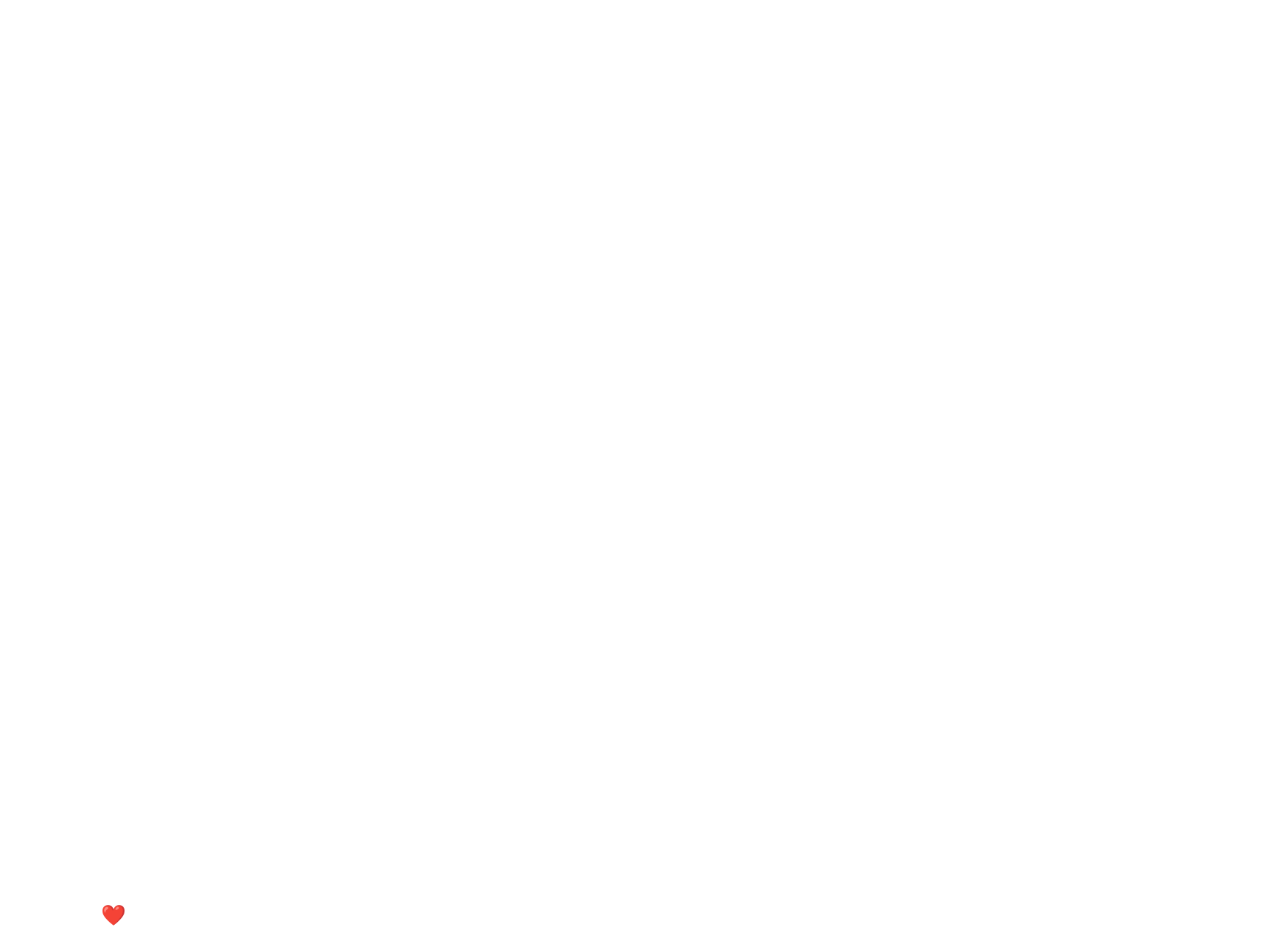
<file: Mooni/index.html>
<!DOCTYPE html>
<html lang="en" >
<head>
  <meta charset="UTF-8">
  <title>CodePen - Hi Mooni</title>
  <link rel='stylesheet' href='https://pro.fontawesome.com/releases/v5.5.0/css/all.css'>
<link rel='stylesheet' href='tacosontitan-1.1.css'>
<link rel='stylesheet' href='https://stackpath.bootstrapcdn.com/bootstrap/5.0.0-alpha1/css/bootstrap.min.css'><link rel="stylesheet" href="./style.css">

</head>
<body>
<!-- partial:index.partial.html -->
<div id="primary-content" class="centered-pen">
	<h1 class="display-3">Hi Mooni :)</h1>
	<p class="lead">personal assistant with an outstanding personality! like chatbot</p>
	<div class="personal-assistant">
		<div id="mooni" class="mooni" onclick="activatemooni();">
			<div class="eyes">
				<div class="eye left"></div>
				<div class="eye right"></div>
			</div>
		</div>
		<div class="platform"></div>
		<ul class="command-list">
			<li><i class="far fa-clouds" onclick="getWeather();"></i></li>
			<li><i class="far fa-clock" onclick="getTime();"></i></li>
			<li><i class="far fa-calendar-alt" onclick="getDate();"></i></li>
			<li><i class="far fa-grin-squint-tears" onclick="tellJoke();"></i></li>
			<li><i class="far fa-search" onclick="searchGoogle();"></i></li>
			<li><i class="far fa-lightbulb-on" onclick="showInspiration();"></i></li>
			<p class="hey-mooni lead"></p>
		</ul>
	</div>
	<div id="response-frame" class="response-frame">
		<p id="response-message" class="lead"></p>
		<i class="fas fa-times" onclick="closeResponse();"></i>
	</div>
</div>
<!-- partial -->
  <script src='tacosontitan-1.1.js'></script>
<script src='https://cdn.jsdelivr.net/npm/popper.js@1.16.0/dist/umd/popper.min.js'></script>
<script src='https://stackpath.bootstrapcdn.com/bootstrap/5.0.0-alpha1/js/bootstrap.min.js'></script><script  src="./script.js"></script>

<p class="lead">Made with ❤️ (happy coding)</p>
</body>
</html>
</file>
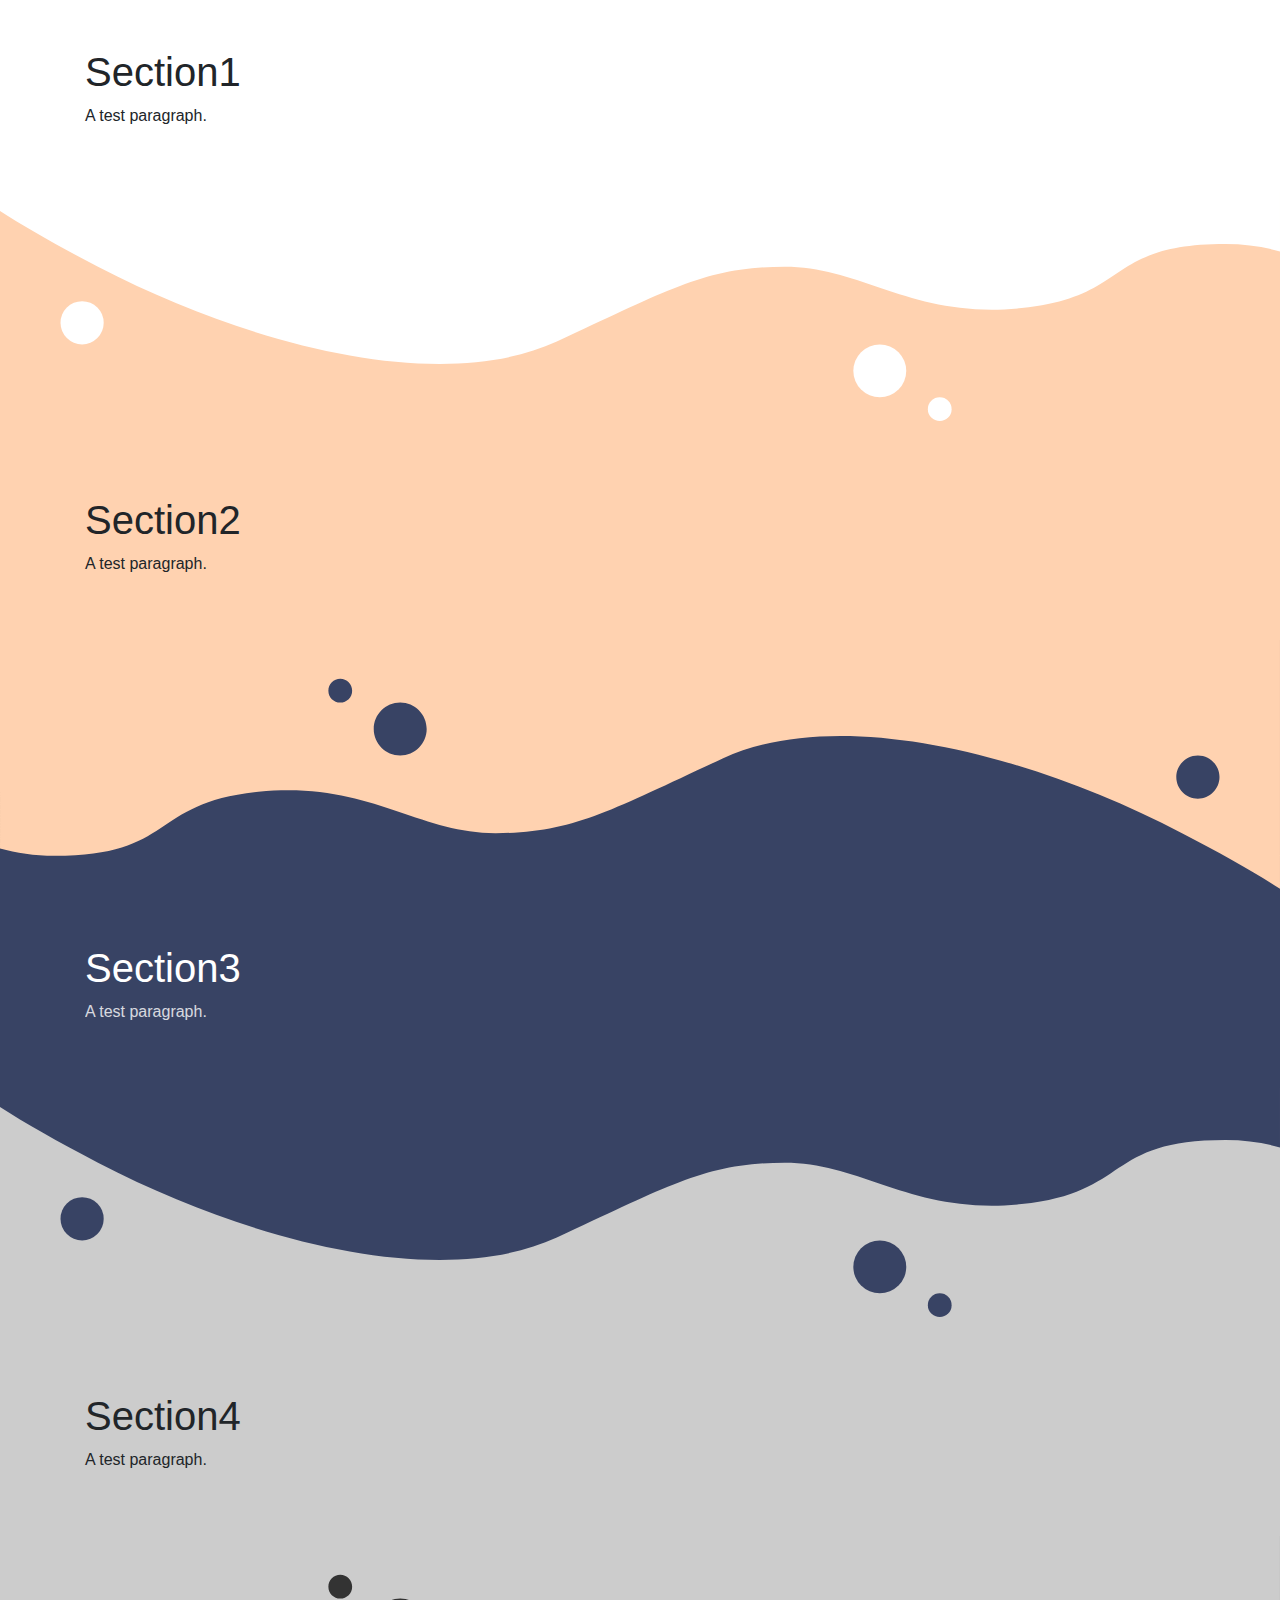
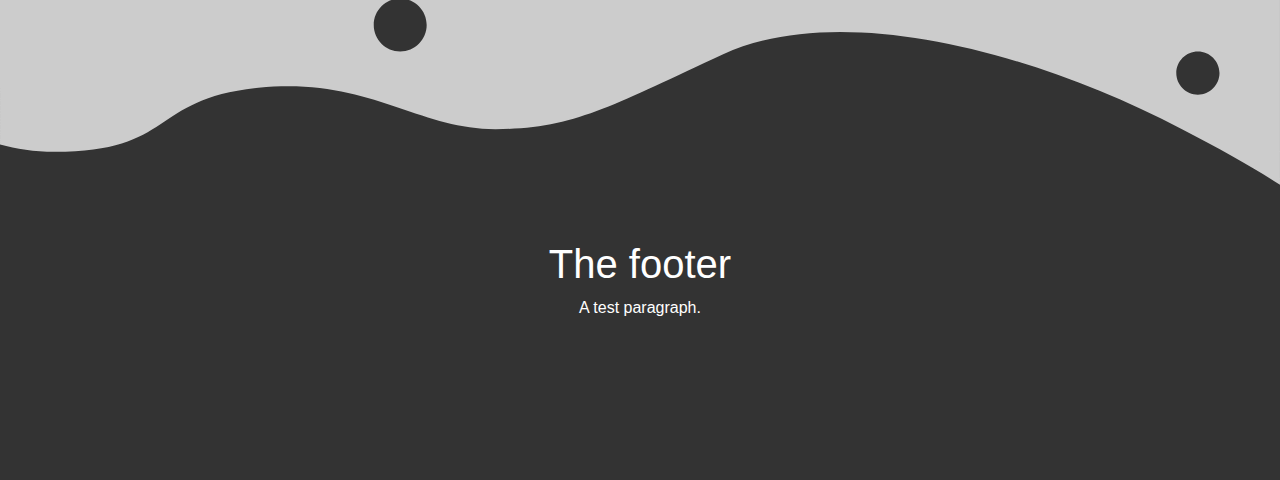
<file: svg-test/index.html>
<!DOCTYPE html>
<html lang="en" >
<head>
  <meta charset="UTF-8">
  <title>CodePen - SVG test</title>
  <link rel='stylesheet' href='https://cdnjs.cloudflare.com/ajax/libs/twitter-bootstrap/4.0.0-beta.2/css/bootstrap.css'><link rel="stylesheet" href="./style.css">

</head>
<body>
<!-- partial:index.partial.html -->
<section class="py-5 section-bubble1">
  <div class="container">
    <h1>
      Section1
    </h1>
    <p>
      A test paragraph.
    </p>
  </div>
</section>
<section class="py-5 section-bubble2">
  <div class="container">
    <h1>
      Section2
    </h1>
    <p>
      A test paragraph.
    </p>
  </div>
</section>
<section class="py-5 section-bubble3">
  <div class="container">
    <h1>
      Section3
    </h1>
    <p>
      A test paragraph.
    </p>
  </div>
</section>
<section class="py-5 section-bubble4">
  <div class="container">
    <h1>
      Section4
    </h1>
    <p>
      A test paragraph.
    </p>
  </div>
</section>
<section class="py-5 section-bubble5">
  <div class="container">
    <h1>
      The footer
    </h1>
    <p>
      A test paragraph.
    </p>
    <br /><br /><br /><br />
  </div>
</section>
<!-- partial -->
  
</body>
</html>
</file>
<file: Mooni/tacosontitan-1.1.css>
@import "https://fonts.googleapis.com/css2?family=News+Cycle&family=Open+Sans+Condensed:wght@300&family=Poiret+One&family=Quicksand&display=swap";:root{--color-white: #f5f5f5;--color-gray: #191a2c;--color-midnight: #19284f;--color-blue: #1261d1;--color-aqua: #05d9e8;--color-green: #20c997;--color-yellow: #defe47;--color-orange: #ff6e27;--color-purple: #af43be;--color-pink: #ff577d;--color-red: #f33;--color-error: #ff2a6d;--color-warning: #ffcc02;--color-success: #65dc98;--font-default: "News Cycle", sans-serif;--font-heading: "Quicksand", cursive;--font-description: "Open Sans Condensed", sans-serif;--font-poiret: "Poiret One", cursive}.light-theme{--color-bg: #f5f5f5;--color-control-bg: #ffffff;--color-control-accent-bg: #dcdcdc;--color-control-focus-bg: #ffffff;--color-text: #191a2c;--color-badge: #191a2c;--color-badge-text: #f5f5f5}.dark-theme{--color-bg: #191a2c;--color-control-bg: #303041;--color-control-accent-bg: #474756;--color-control-focus-bg: #5e5e6b;--color-text: #f5f5f5;--color-badge: #f5f5f5;--color-badge-text: #303041}*{transition:.25s all linear;user-select:none}html,body{margin:0;height:100%}.centered-pen{display:flex;align-items:center;justify-content:center;flex-direction:column;height:100%;padding:10px;text-align:center;overflow-y:auto}.toggle>input[type=checkbox]{display:none}.toggle>label{cursor:pointer;position:relative;width:100px;height:35px;background-color:var(--color-control-bg);border-radius:30px;box-shadow:0 0 3px rgba(0,0,0,.5) inset}.toggle>label::after{content:"ðŸŒ¯";font-size:25px;line-height:35px;position:absolute;top:-2px;left:5px;transition:.25s left linear}.toggle>input[type=checkbox]:checked+label{background-color:var(--color-success)}.toggle>input[type=checkbox]:checked+label::after{content:"ðŸŒ®";left:62px}.taco-signature{position:fixed;top:5px;left:50%;transform:translate(-50%);line-height:30px;background-color:#fff;padding:5px 10px;border-radius:25px;box-shadow:0 0 5px rgba(0,0,0,.25);font-weight:700;font-size:18px}.theme-changer{position:absolute;top:0;left:0;width:100%;height:100%;z-index:1000;display:none;align-items:center;justify-content:center;flex-direction:column}.theme-changer.active{display:flex}.theme-changer .choice{animation:bounce 2s infinite}body.dark-theme .theme-changer{background-color:#191a2c;color:#f5f5f5}body.light-theme .theme-changer{background-color:#f5f5f5;color:#191a2c}@keyframes bounce{0%,20%,50%,80%,100%{transform:translateY(0)}40%{transform:translateY(-30px)}60%{transform:translateY(-15px)}}.display-1,.display-2,.badge{background-color:var(--color-badge);color:var(--color-badge-text)}.input-group-text{background-color:var(--color-control-accent-bg);color:var(--color-text);border-color:var(--color-control-accent-bg)}.form-control,.form-select{background-color:var(--color-control-bg);color:var(--color-text);border-color:var(--color-control-accent-bg)}.form-control:focus{background-color:var(--color-control-focus-bg);color:var(--color-text)}.grid{display:grid;border-radius:5px;grid-gap:5px}.grid div{display:flex;align-items:center;justify-content:center}.gw-1{grid-template-columns:repeat(1,100%)}.gw-2{grid-template-columns:repeat(2,calc(100%/2))}.gw-3{grid-template-columns:repeat(3,calc(100%/3))}.gw-4{grid-template-columns:repeat(4,calc(100%/4))}.gw-5{grid-template-columns:repeat(5,calc(100%/5))}.gw-6{grid-template-columns:repeat(6,calc(100%/6))}.gw-7{grid-template-columns:repeat(7,calc(100%/7))}.gw-8{grid-template-columns:repeat(8,calc(100%/8))}.gw-9{grid-template-columns:repeat(9,calc(100%/9))}.gw-10{grid-template-columns:repeat(10,calc(100%/10))}.gw-11{grid-template-columns:repeat(11,calc(100%/11))}.gw-12{grid-template-columns:repeat(12,calc(100%/12))}.gw-13{grid-template-columns:repeat(13,calc(100%/13))}.gw-14{grid-template-columns:repeat(14,calc(100%/14))}.gw-15{grid-template-columns:repeat(15,calc(100%/15))}.gw-16{grid-template-columns:repeat(16,calc(100%/16))}.gw-17{grid-template-columns:repeat(17,calc(100%/17))}.gw-18{grid-template-columns:repeat(18,calc(100%/18))}.gw-19{grid-template-columns:repeat(19,calc(100%/19))}.gw-20{grid-template-columns:repeat(20,calc(100%/20))}.gh-1{grid-template-rows:repeat(1,100%)}.gh-2{grid-template-rows:repeat(2,calc(100%/2))}.gh-3{grid-template-rows:repeat(3,calc(100%/3))}.gh-4{grid-template-rows:repeat(4,calc(100%/4))}.gh-5{grid-template-rows:repeat(5,calc(100%/5))}.gh-6{grid-template-rows:repeat(6,calc(100%/6))}.gh-7{grid-template-rows:repeat(7,calc(100%/7))}.gh-8{grid-template-rows:repeat(8,calc(100%/8))}.gh-9{grid-template-rows:repeat(9,calc(100%/9))}.gh-10{grid-template-rows:repeat(10,calc(100%/10))}.gh-11{grid-template-rows:repeat(11,calc(100%/11))}.gh-12{grid-template-rows:repeat(12,calc(100%/12))}.gh-13{grid-template-rows:repeat(13,calc(100%/13))}.gh-14{grid-template-rows:repeat(14,calc(100%/14))}.gh-15{grid-template-rows:repeat(15,calc(100%/15))}.gh-16{grid-template-rows:repeat(16,calc(100%/16))}.gh-17{grid-template-rows:repeat(17,calc(100%/17))}.gh-18{grid-template-rows:repeat(18,calc(100%/18))}.gh-19{grid-template-rows:repeat(19,calc(100%/19))}.gh-20{grid-template-rows:repeat(20,calc(100%/20))}.grid div:nth-child(1){border-top-left-radius:5px}.gw-2 div:nth-child(2),.gw-3 div:nth-child(3),.gw-4 div:nth-child(4),.gw-5 div:nth-child(5),.gw-6 div:nth-child(6),.gw-7 div:nth-child(7),.gw-8 div:nth-child(8),.gw-9 div:nth-child(9),.gw-10 div:nth-child(10),.gw-11 div:nth-child(11),.gw-12 div:nth-child(12),.gw-13 div:nth-child(13),.gw-14 div:nth-child(14),.gw-15 div:nth-child(15){border-top-right-radius:5px}.gh-2 div:nth-child(3),.gh-3 div:nth-child(7),.gh-4 div:nth-child(13),.gh-5 div:nth-child(21),.gh-6 div:nth-child(31),.gh-7 div:nth-child(43),.gh-8 div:nth-child(57),.gh-9 div:nth-child(73),.gh-10 div:nth-child(91),.gh-11 div:nth-child(111),.gh-12 div:nth-child(133),.gh-13 div:nth-child(157),.gh-14 div:nth-child(183),.gh-15 div:nth-child(211){border-bottom-left-radius:5px}.gw-2 div:nth-child(4),.gw-3 div:nth-child(9),.gw-4 div:nth-child(16),.gw-5 div:nth-child(25),.gw-6 div:nth-child(36),.gw-7 div:nth-child(49),.gw-8 div:nth-child(64),.gw-9 div:nth-child(81),.gw-10 div:nth-child(100),.gw-11 div:nth-child(121),.gw-12 div:nth-child(144),.gw-13 div:nth-child(169),.gw-14 div:nth-child(196),.gw-15 div:nth-child(225){border-bottom-right-radius:5px}
</file>
<file: Mooni/style.css>
@import url('https://fonts.googleapis.com/css2?family=Fruktur&display=swap');
/* mooni */
.personal-assistant {
	position: relative;
	margin-top: 100px;
	display: flex;
	align-items: center;
	justify-content: center;
	flex-direction: column;
	width: 100%;
}
.mooni {
	position: absolute;
	bottom: 50px;
	width: 110px;
	height: 95px;
	border-radius: 45%;
	border: 3px solid #fff;
	box-shadow: 0 0 5px rgba(255, 255, 255, 0.5);
	animation: breathe-and-jump 3s linear infinite;
	cursor: pointer;
	z-index: 1;
}
.mooni::before {
	content: '';
	position: absolute;
	top: -1px;
	left: -1px;
	width: calc(100% + 3px);
	height: calc(100% + 2px);
	background-color: #18c;
	background: linear-gradient(to bottom, #5fc, #1a8);
	background: -webkit-linear-gradient(to bottom, #5cf, #18c);
	border-radius: 45%;
	opacity: 0;
	transition: 0.3s linear all;
}
.mooni > .eyes { position: relative; }
.mooni > .eyes > .eye {
	position: absolute;
	top: 20px;
	width: 20px;
	height: 25px;
	border-radius: 15px;
	background-color: #fff;
	box-shadow: 0 0 7px rgba(255, 255, 255, 0.5);
	animation: blink 5s linear infinite;
}
.mooni > .eyes > .eye.left { left: 25%; }
.mooni > .eyes > .eye.right { right: 25%; }

/* Platforms */
.platform {
	transform: rotateX(70deg);
	width: 100px;
	height: 100px;
	box-shadow: 0 0 100px #fff,
		         0 0 15px #fff inset;
	animation: jump-pulse 3s linear infinite;
}
.platform,
.command-list > li::before {
	border-radius: 50%;
	transition: 0.2s linear all;
}
.command-list > li::before {
	content: '';
	position: absolute;
	bottom: -35px;
	left: 50%;
	width: 65px;
	height: 65px;
	transform: translate(-50%) rotateX(70deg);
	box-shadow: 0 0 50px #fff,
		         0 0 15px #fff inset;
}

/* Hover */
.mooni:not(.active):hover {
	animation: shake-to-alert 0.5s linear;
	height: 105px;
	transform: translateY(-4px);
}
.mooni:not(.active):hover,
.mooni:not(.active):hover > .eyes > .eye {
	border-color: #fc5;
	box-shadow: 0 0 5px #fc5;
}
.mooni:not(.active):hover + .platform {
	box-shadow: 0 0 100px #fc5,
		         0 0 15px #fc5 inset;
	animation: shake-pulse 0.5s linear;
}

/* Awaiting Command */
.mooni.active { animation: bounce-then-breathe 5s linear infinite; }
.mooni.active::before { opacity: 1; }
.mooni.active,
.mooni.active > .eyes > .eye {
	border-color: #5fc;
	box-shadow: 0 0 5px #5fc;
}
.mooni.active + .platform {
	box-shadow: 0 0 100px #5fc,
		         0 0 25px #5fc inset;
	animation: bounce-pulse 5s linear;
}

/* Deactivation */
.mooni.inactive {
	animation: deactivate 0.75s linear,
				  breathe-and-jump 3s linear infinite;
}
.mooni.inactive + .platform {
	animation: deactivate-platform 0.75s linear;
}

/* Command List */
.command-list {
	position: absolute;
	bottom: 35px;
	list-style-type: none;
	padding: 0;
	margin: 0;
	width: 100%;
	z-index: 0;
}
.command-list > li {
	display: none;
	width: 45px;
	height: 45px;
	line-height: 37px;
	font-size: 25px;
	border-radius: 50%;
	border: 2px solid #fff;
	box-shadow: 0 0 5px #fff;
	margin: 10px 12px;
	cursor: pointer;
	opacity: 0;
}
.mooni.active ~ .command-list > li {
	display: inline-block;
	animation: fade-in 1s linear forwards;
}
.command-list > li:hover {
	border-color: #5cf;
	box-shadow: 0 0 5px #5cf;
}
.command-list > li:hover::before {
	box-shadow: 0 0 50px #5cf,
		         0 0 15px #5cf inset;
}
.command-list > li:hover > i { color: #5cf; }
.command-list > li:nth-child(1) { transform: translateX(100px) translateY(45px); }
.command-list > li:nth-child(1):hover ~ .hey-mooni::after { content: "Hey mooni, how's the weather?"; }
.command-list > li:nth-child(2) { transform: translateX(-15px) translateY(-15px); }
.command-list > li:nth-child(2):hover ~ .hey-mooni::after { content: "Hey mooni, what time is it?"; }
.command-list > li:nth-child(3) { transform: translateX(-35px) translateY(-55px); }
.command-list > li:nth-child(3):hover ~ .hey-mooni::after { content: "Hey mooni, what's today?"; }
.command-list > li:nth-child(4) { transform: translateX(35px) translateY(-55px); }
.command-list > li:nth-child(4):hover ~ .hey-mooni::after { content: "Hey mooni, tell me a joke."; }
.command-list > li:nth-child(5) { transform: translateX(15px) translateY(-15px); }
.command-list > li:nth-child(5):hover ~ .hey-mooni::after { content: "Hey mooni..."; }
.command-list > li:nth-child(6) { transform: translateX(-100px) translateY(45px); }
.command-list > li:nth-child(6):hover ~ .hey-mooni::after { content: "Hey mooni, what inspires you?"; }

/* Hey mooni */
.hey-mooni {
	position: relative;
	transform: translateY(50px);
	margin: 0;
}
.hey-mooni::after {
	display: inline-block;
	position: absolute;
	top: 0;
	left: 0;
	width: 100%;
	height: 100%;
	text-align: center;
	white-space: nowrap;
	background-color: #fffa;
}

/* Response */
.response-frame {
	position: fixed;
	top: 0;
	left: 0;
	width: 100%;
	height: 100%;
	display: flex;
	align-items: center;
	justify-content: center;
	flex-direction: column;
	background-color: #000c;
	z-index: -1;
	opacity: 0;
}
.response-frame.active {
	z-index: 1000;
	opacity: 1;
}
.response-frame > .lead {
	padding: 10px;
	margin: 10px;
	border-radius: 5px;
	background-color: #fff;
	color: #333;
}
.response-frame > .fas {
	width: 50px;
	height: 50px;
	font-size: 25px;
	line-height: 45px;
	border: 2px solid #fff;
	border-radius: 50%;
	cursor: pointer;
	box-shadow: 0 0 10px #fff, 0 0 5px #fff inset;
	transition: 0.3s linear all;
}
.response-frame > .fas:hover {
	border: 2px solid #f55;
	box-shadow: 0 0 15px #f55, 0 0 5px #f55 inset;
	color: #f55;
}

/* Animations */
@keyframes fade-in {
	0% { opacity: 0; }
	100% { opacity: 1; }
}
@keyframes breathe {
	0%, 100% {
		height: 95px;
		transform: translateY(0);
	}
	50% {
		height: 100px;
		transform: translateY(-5px);
	}
}
@keyframes bounce-then-breathe {
	0%, 5%, 10%, 15% { transform: translateY(0); }
	2.5%, 7.5%, 12.5% { transform: translateY(-15px); }
	20%, 40%, 60%, 80%, 100% {
		height: 95px;
		transform: translateY(0);
	}
	30%, 50%, 70%, 90% {
		height: 100px;
		transform: translateY(-5px);
	}
}
@keyframes shake-pulse {
	0%, 20%, 40%, 60%, 80%, 100% { box-shadow: 0 0 100px #fc5, 0 0 15px #fc5 inset; }
	10%, 25%, 35%, 50%, 65% { box-shadow: 0 0 115px #fc5, 0 0 15px #fc5 inset; }
	15%, 30%, 45%, 55%, 70% { box-shadow: 0 0 95px #fc5, 0 0 15px #fc5 inset; }
}
@keyframes bounce-pulse {
	0%, 5%, 10%, 15% { box-shadow: 0 0 30px #5fc, 0 0 45px #5fc inset; }
	2.5%, 7.5%, 12.5% { box-shadow: 0 0 100px #5fc, 0 0 15px #5fc inset; }
	20%, 40%, 60%, 80%, 100% { box-shadow: 0 0 30px #5fc, 0 0 45px #5fc inset; }
	30%, 50%, 70%, 90% { box-shadow: 0 0 70px #5fc, 0 0 25px #5fc inset; }
}
@keyframes jump-pulse {
	0%, 40%, 80%, 100% {
		box-shadow: 0 0 30px #fff,
		         	0 0 45px #fff inset;
	}
	20%, 60%, 70%, 90% {
		box-shadow: 0 0 70px #fff,
		         	0 0 25px #fff inset;
	}
	85% {
		box-shadow: 0 0 100px #fff,
		         	0 0 15px #fff inset;
	}
}
@keyframes breathe-and-jump {
	0%, 40%, 80%, 100% { height: 95px; transform: translateY(0); }
	20%, 60%, 70%, 90% { height: 100px; transform: translateY(-5px); }
	85% { height: 85px; transform: translateY(-20px); }
}
@keyframes shake-to-alert {
	0%, 20%, 40%, 60%, 80%, 100% { transform: rotate(0) translateY(-5px); }
	10%, 25%, 35%, 50%, 65% { transform: rotate(5deg) translateY(-5px); }
	15%, 30%, 45%, 55%, 70% { transform: roate(-5deg) translateY(-5px); }
}
@keyframes blink {
	0%, 100% { transform: scale(1, 0.05); }
	5%, 95% { transform: scale(1, 1); }
}
@keyframes deactivate {
	0% { border-color: #5fc; }
	20%, 60% { border-color: #f55; }
	40%, 80%, 100% { border-color: #fff; }
}
@keyframes deactivate-platform {
	0% { box-shadow: 0 0 100px #5fc, 0 0 15px #5fc inset; }
	40%, 80%, 100% { box-shadow: 0 0 15px #fff, 0 0 15px #fff inset; }
	20%, 60% { box-shadow: 0 0 100px #f55, 0 0 15px #f55 inset; }
}

/* Template Overrides */
html, body {
	background: url(https://vignette.wikia.nocookie.net/gravityfalls/images/0/02/S2e2_screaming.png/revision/latest?cb=20140803062857);
	background-size: cover;
	color: #fff;
	font-family: 'Fruktur', cursive !important;
}
* { user-select: none; }
</file>
<file: svg-test/style.css>
.section-bubble, .section-bubble_type-b, .section-bubble_type-a, .section-bubble4, .section-bubble3, .section-bubble2, .section-bubble1 {
  margin-bottom: 20vw;
  position: relative;
}
.section-bubble:after, .section-bubble_type-b:after, .section-bubble_type-a:after, .section-bubble4:after, .section-bubble3:after, .section-bubble2:after, .section-bubble1:after {
  content: "";
  position: absolute;
  bottom: 0;
  width: 100%;
  height: 20vw;
  background: url("") green;
  background-size: 100%;
  transform: translate(0, 100%);
}

.section-bubble1 {
  background-color: #ffffff;
}
.section-bubble1:after {
  background-color: #FFD2B0;
  background-image: url("data:image/svg+xml;utf8,<svg xmlns='http://www.w3.org/2000/svg' fill='%23ffffff' viewBox='0 0 1185 248'><circle cx='76' cy='121.1' r='20' class='a'/><circle cx='870' cy='201.1' r='11' class='a'/><circle cx='814.5' cy='165.6' r='24.5' class='a'/><path d='M0 0v17.7c22.7 14.8 53 31.9 90.7 51.5 150.8 78 322 116.6 424.8 69.3 102.9-47.4 138-69.3 210.8-69.3s118.3 48.6 219.5 38.3 76.3-59.3 188.7-59.3c18.9 0 35.5 2.6 50.5 6.8V0H0z' class='a'/></svg>");
}

.section-bubble2 {
  background-color: #FFD2B0;
}
.section-bubble2:after {
  background-color: #384364;
  background-image: url("data:image/svg+xml;utf8,<svg xmlns='http://www.w3.org/2000/svg' viewBox='0 0 1185 248'><path d='M50.5 199.8c112.4 0 87.5-49 188.7-59.3s146.7 38.3 219.5 38.3 107.9-21.9 210.8-69.3c102.8-47.3 274-8.7 424.8 69.3 37.7 19.5 68 36.7 90.7 51.5V0H0v193C15 197.2 31.6 199.8 50.5 199.8zM1109 106.9c11 0 20 9 20 20 0 11-9 20-20 20s-20-9-20-20C1089 115.9 1098 106.9 1109 106.9zM370.5 57.9c13.5 0 24.5 11 24.5 24.5 0 13.5-11 24.5-24.5 24.5S346 95.9 346 82.4C346 68.9 357 57.9 370.5 57.9zM315 35.9c6.1 0 11 4.9 11 11s-4.9 11-11 11 -11-4.9-11-11S308.9 35.9 315 35.9z' fill='%23FFD2B0'/></svg>");
}

.section-bubble3 {
  background-color: #384364;
}
.section-bubble3:after {
  background-color: #cccccc;
  background-image: url("data:image/svg+xml;utf8,<svg xmlns='http://www.w3.org/2000/svg' fill='%23384364' viewBox='0 0 1185 248'><circle cx='76' cy='121.1' r='20' class='a'/><circle cx='870' cy='201.1' r='11' class='a'/><circle cx='814.5' cy='165.6' r='24.5' class='a'/><path d='M0 0v17.7c22.7 14.8 53 31.9 90.7 51.5 150.8 78 322 116.6 424.8 69.3 102.9-47.4 138-69.3 210.8-69.3s118.3 48.6 219.5 38.3 76.3-59.3 188.7-59.3c18.9 0 35.5 2.6 50.5 6.8V0H0z' class='a'/></svg>");
}
.section-bubble3 h1 {
  color: white;
}
.section-bubble3 p {
  color: white;
  opacity: 0.8;
}

.section-bubble4 {
  background-color: #cccccc;
}
.section-bubble4:after {
  background-color: #333333;
  background-image: url("data:image/svg+xml;utf8,<svg xmlns='http://www.w3.org/2000/svg' viewBox='0 0 1185 248'><path d='M50.5 199.8c112.4 0 87.5-49 188.7-59.3s146.7 38.3 219.5 38.3 107.9-21.9 210.8-69.3c102.8-47.3 274-8.7 424.8 69.3 37.7 19.5 68 36.7 90.7 51.5V0H0v193C15 197.2 31.6 199.8 50.5 199.8zM1109 106.9c11 0 20 9 20 20 0 11-9 20-20 20s-20-9-20-20C1089 115.9 1098 106.9 1109 106.9zM370.5 57.9c13.5 0 24.5 11 24.5 24.5 0 13.5-11 24.5-24.5 24.5S346 95.9 346 82.4C346 68.9 357 57.9 370.5 57.9zM315 35.9c6.1 0 11 4.9 11 11s-4.9 11-11 11 -11-4.9-11-11S308.9 35.9 315 35.9z' fill='%23cccccc'/></svg>");
}

.section-bubble5 {
  background: #333333;
  color: white;
  text-align: center;
}

.section-bubble_type-a:after {
  background-image: url("data:image/svg+xml;utf8,<svg xmlns='http://www.w3.org/2000/svg' fill='red' viewBox='0 0 1185 248'><circle cx='76' cy='121.1' r='20' class='a'/><circle cx='870' cy='201.1' r='11' class='a'/><circle cx='814.5' cy='165.6' r='24.5' class='a'/><path d='M0 0v17.7c22.7 14.8 53 31.9 90.7 51.5 150.8 78 322 116.6 424.8 69.3 102.9-47.4 138-69.3 210.8-69.3s118.3 48.6 219.5 38.3 76.3-59.3 188.7-59.3c18.9 0 35.5 2.6 50.5 6.8V0H0z' class='a'/></svg>");
}

.section-bubble_type-b:after {
  background-image: url("data:image/svg+xml;utf8,<svg xmlns='http://www.w3.org/2000/svg' viewBox='0 0 1185 248'><path d='M50.5 199.8c112.4 0 87.5-49 188.7-59.3s146.7 38.3 219.5 38.3 107.9-21.9 210.8-69.3c102.8-47.3 274-8.7 424.8 69.3 37.7 19.5 68 36.7 90.7 51.5V0H0v193C15 197.2 31.6 199.8 50.5 199.8zM1109 106.9c11 0 20 9 20 20 0 11-9 20-20 20s-20-9-20-20C1089 115.9 1098 106.9 1109 106.9zM370.5 57.9c13.5 0 24.5 11 24.5 24.5 0 13.5-11 24.5-24.5 24.5S346 95.9 346 82.4C346 68.9 357 57.9 370.5 57.9zM315 35.9c6.1 0 11 4.9 11 11s-4.9 11-11 11 -11-4.9-11-11S308.9 35.9 315 35.9z' fill='red'/></svg>");
}
</file>
